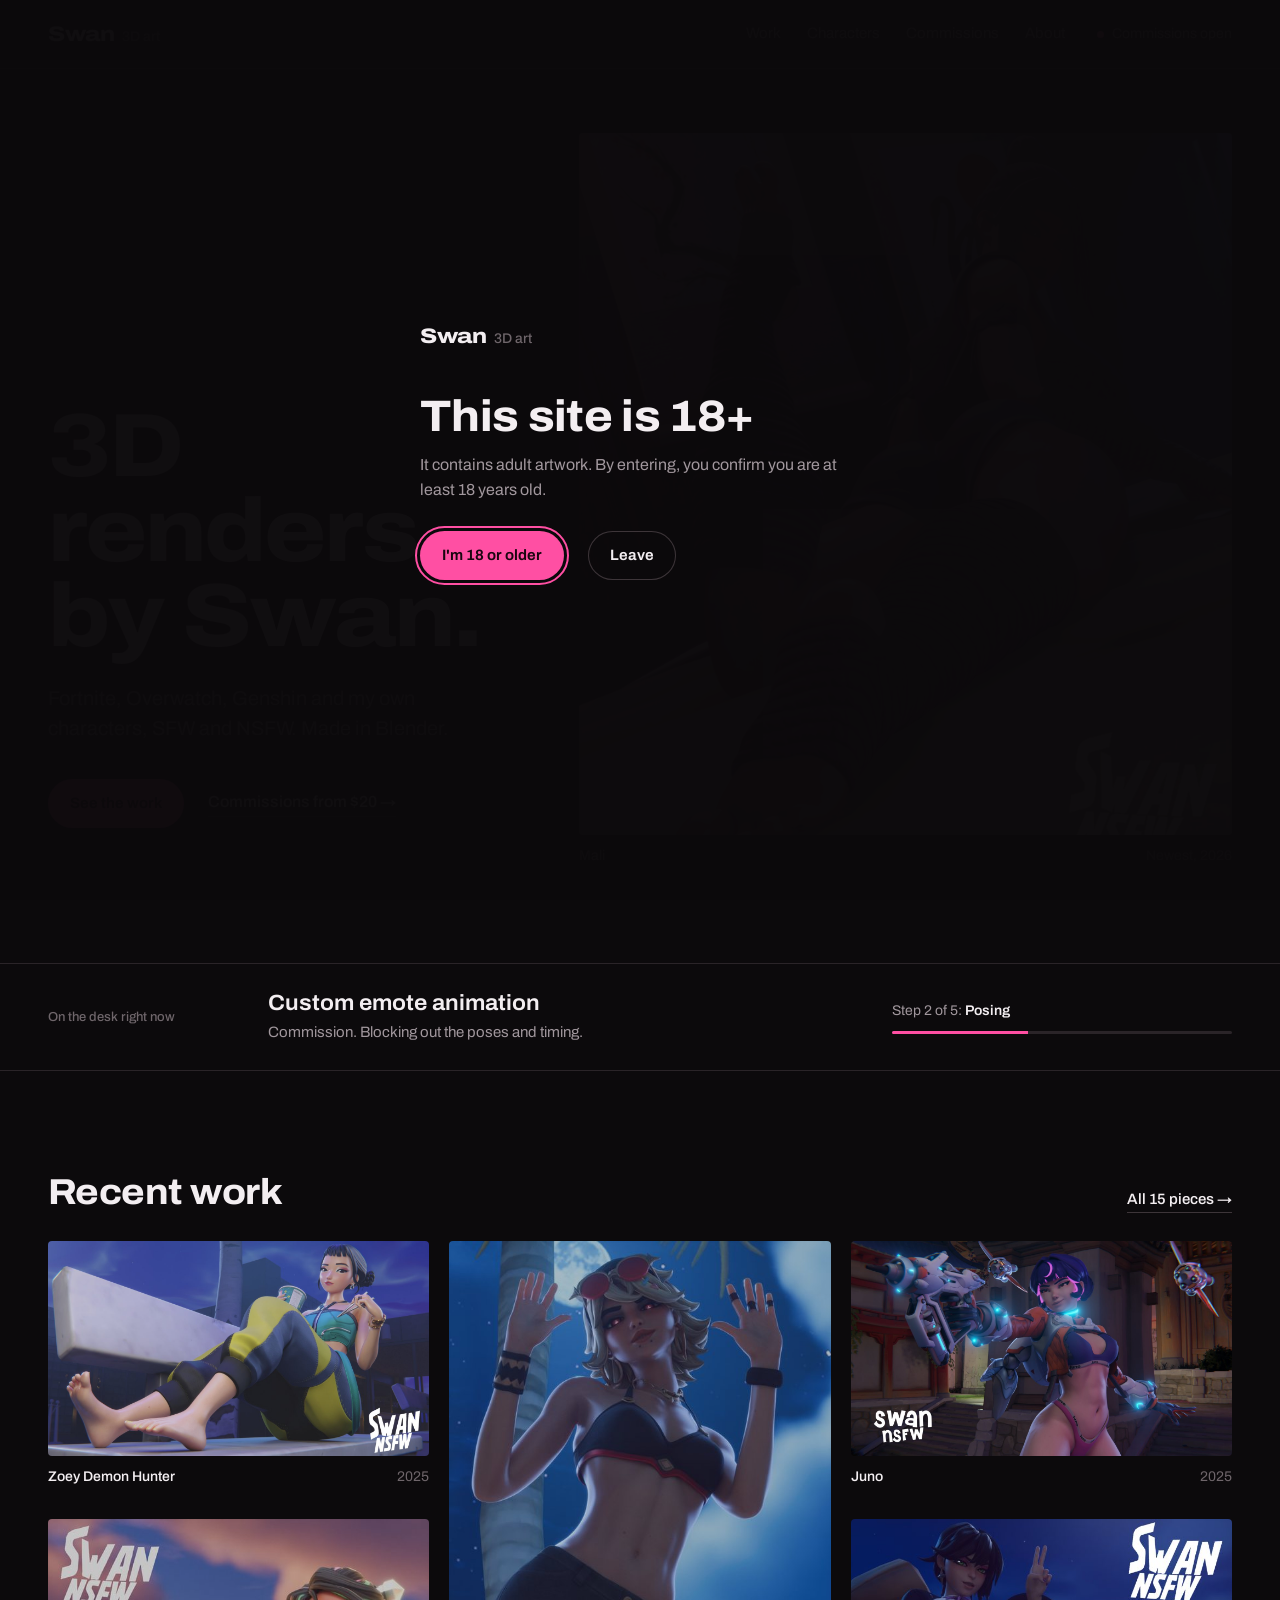
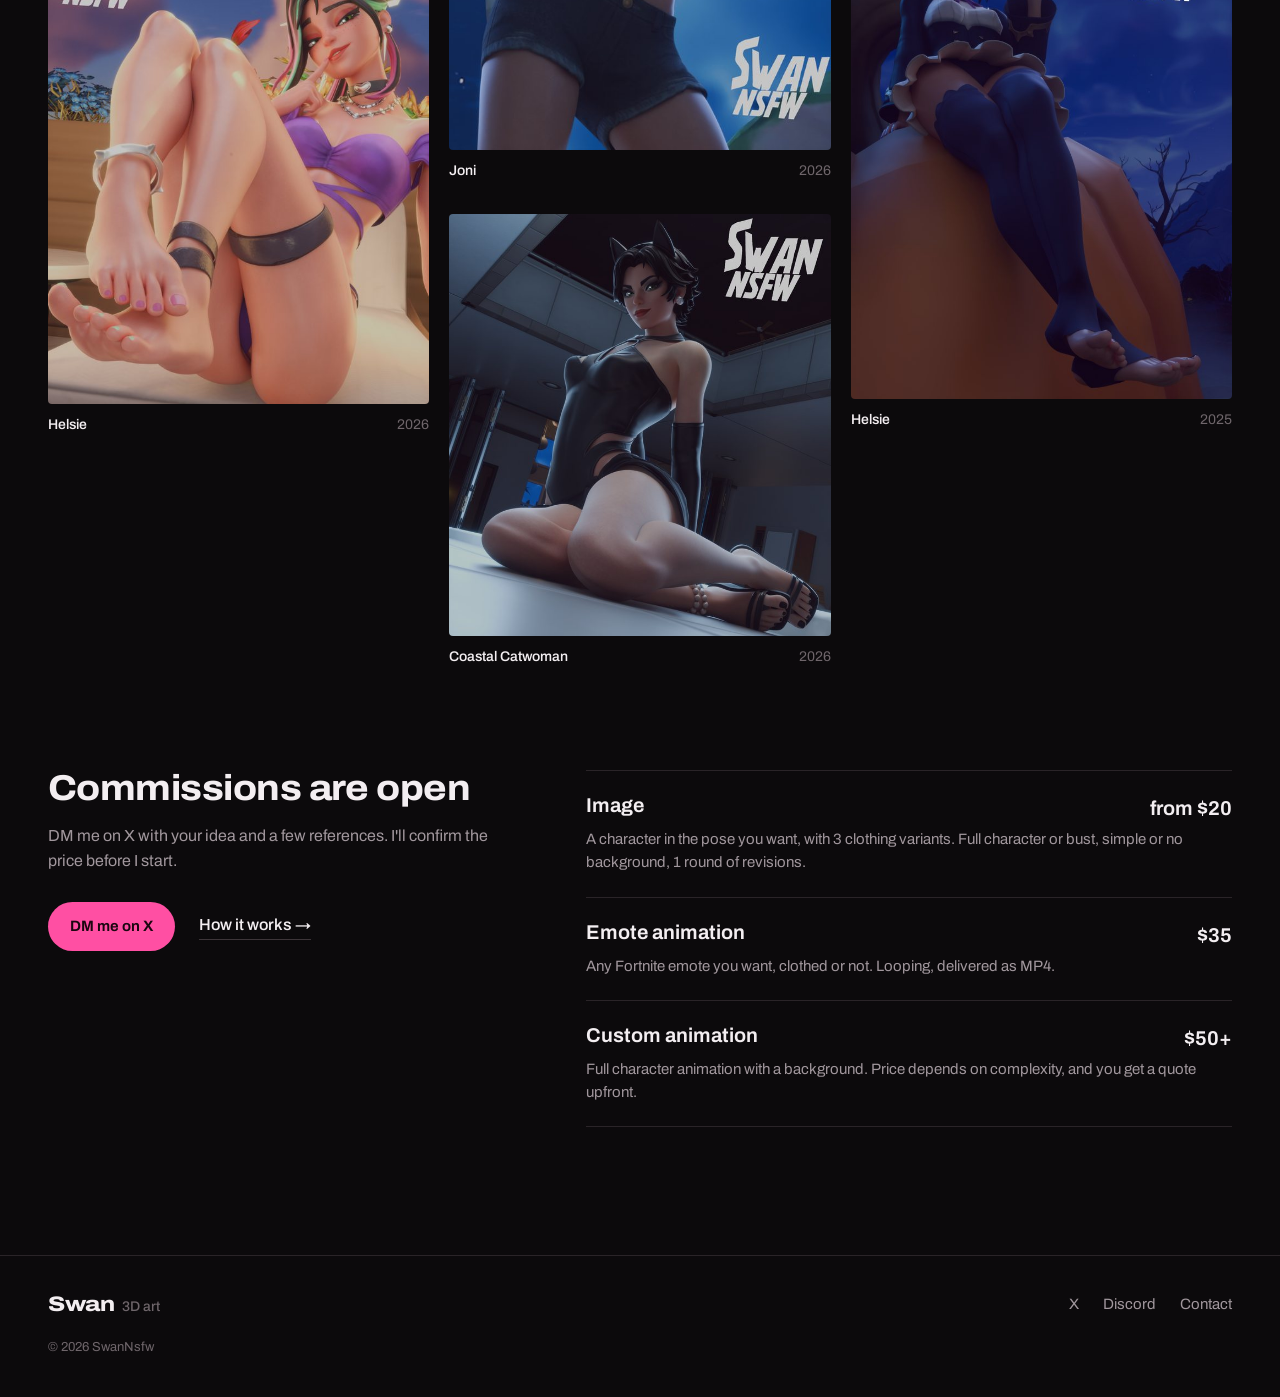
<file: index.html>
<!DOCTYPE html>
<html lang="en">

<head>
  <meta charset="UTF-8">
  <meta name="viewport" content="width=device-width,initial-scale=1">
  <title>Swan, 3D art</title>
  <meta name="description" content="3D renders and animations by Swan: Fortnite, Overwatch, Genshin and original characters. Commissions open.">
  <meta name="theme-color" content="#0c0a0c">
  <link rel="icon" href="images/SWAN.png">
  <link rel="stylesheet" href="site.css">
  <script src="site.js" defer></script>
</head>

<body>
  <header class="site-header">
    <div class="wrap"><a class="wordmark" href="index.html">Swan<span>3D art</span></a>
      <nav class="site-nav" aria-label="Main"><a href="gallery.html">Work</a><a href="characters.html">Characters</a><a href="commissions.html">Commissions</a><a href="about.html">About</a></nav>
      <a class="status" href="commissions.html">Commissions open</a>
    </div>
  </header>
  <main>
    <section class="wrap intro">
      <div class="intro-copy">
        <h1>3D renders by Swan.</h1>
        <p class="lede">Fortnite, Overwatch, Genshin and my own characters, SFW and NSFW. Made in Blender.</p>
        <div class="intro-actions"><a class="button" href="gallery.html">See the work</a><a class="link arrow"
            href="commissions.html">Commissions from $20</a></div>
      </div>
      <figure class="intro-art"><img src="images/web/Mali.jpg" alt="Mali, 3D render by Swan" width="1728" height="2000" fetchpriority="high">
        <figcaption>Mali<span>Newest, 2026</span></figcaption>
      </figure>
    </section>

    <!--
      ON THE DESK: what Swan is working on right now.
      Edit the title and note. data-stage is how far along it is (1 to 5, matching data-steps).
      Nothing in progress? Add the word hidden:  <section class="desk" hidden ...>
    -->
    <section class="desk" data-stage="2" data-steps="Planning,Posing,Lighting,Rendering,Delivered" aria-labelledby="desk-title">
      <div class="wrap">
        <div class="label">On the desk right now</div>
        <div>
          <h3 id="desk-title">Custom emote animation</h3>
          <p>Commission. Blocking out the poses and timing.</p>
        </div>
        <div class="desk-progress"><span class="desk-text">Step 2 of 5: <strong>Posing</strong></span>
          <div class="desk-bar"><i></i></div>
        </div>
      </div>
    </section>

    <section class="wrap section" aria-labelledby="recent-title">
      <div class="section-head">
        <h2 id="recent-title">Recent work</h2><a class="link arrow" href="gallery.html">All 15 pieces</a>
      </div>
      <div class="work-grid">
      <figure class="work-item"><button type="button" data-full="images/web/KpopDemon.jpg" aria-label="View Zoey Demon Hunter full size"><img src="images/web/KpopDemon.jpg" alt="Zoey Demon Hunter, 3D render" width="1390" height="782" loading="lazy"></button><figcaption><strong>Zoey Demon Hunter</strong><span>2025</span></figcaption></figure>
      <figure class="work-item"><button type="button" data-full="images/web/BeachHelsie.jpg" aria-label="View Helsie full size"><img src="images/web/BeachHelsie.jpg" alt="Helsie at the beach, 3D render" width="604" height="768" loading="lazy"></button><figcaption><strong>Helsie</strong><span>2026</span></figcaption></figure>
      <figure class="work-item"><button type="button" data-full="images/web/Joni.jpg" aria-label="View Joni full size"><img src="images/web/Joni.jpg" alt="Joni, 3D render" width="575" height="768" loading="lazy"></button><figcaption><strong>Joni</strong><span>2026</span></figcaption></figure>
      <figure class="work-item"><button type="button" data-full="images/web/Catwoman.jpg" aria-label="View Coastal Catwoman full size"><img src="images/web/Catwoman.jpg" alt="Coastal Catwoman, 3D render" width="694" height="768" loading="lazy"></button><figcaption><strong>Coastal Catwoman</strong><span>2026</span></figcaption></figure>
      <figure class="work-item"><button type="button" data-full="images/web/Juno.jpg" aria-label="View Juno full size"><img src="images/web/Juno.jpg" alt="Juno, 3D render" width="1390" height="782" loading="lazy"></button><figcaption><strong>Juno</strong><span>2025</span></figcaption></figure>
      <figure class="work-item"><button type="button" data-full="images/web/HelsieWitch.jpg" aria-label="View Helsie full size"><img src="images/web/HelsieWitch.jpg" alt="Helsie as a witch, 3D render" width="704" height="886" loading="lazy"></button><figcaption><strong>Helsie</strong><span>2025</span></figcaption></figure>
      </div>
    </section>

    <section class="wrap section commission-teaser" aria-labelledby="commissions-title">
      <div>
        <h2 id="commissions-title">Commissions are open</h2>
        <p class="muted">DM me on X with your idea and a few references. I'll confirm the price before I start.</p>
        <div class="intro-actions"><a class="button" href="https://x.com/Swan_Nsfw" target="_blank"
            rel="noopener noreferrer">DM me on X</a><a class="link arrow" href="commissions.html">How it works</a></div>
      </div>
      <div class="prices">
          <div class="price-row"><h3>Image</h3><span class="price">from $20</span><p>A character in the pose you want, with 3 clothing variants. Full character or bust, simple or no background, 1 round of revisions.</p></div>
          <div class="price-row"><h3>Emote animation</h3><span class="price">$35</span><p>Any Fortnite emote you want, clothed or not. Looping, delivered as MP4.</p></div>
          <div class="price-row"><h3>Custom animation</h3><span class="price">$50+</span><p>Full character animation with a background. Price depends on complexity, and you get a quote upfront.</p></div>
      </div>
    </section>
  </main>
  <footer class="site-footer">
    <div class="wrap"><a class="wordmark" href="index.html">Swan<span>3D art</span></a>
      <nav aria-label="Elsewhere"><a href="https://x.com/Swan_Nsfw" target="_blank" rel="noopener noreferrer">X</a><a
          href="https://discord.gg/askz9kZTuz" target="_blank" rel="noopener noreferrer">Discord</a><a
          href="about.html#contact">Contact</a></nav>
      <small>© 2026 SwanNsfw</small>
    </div>
  </footer>
</body>

</html>
</file>
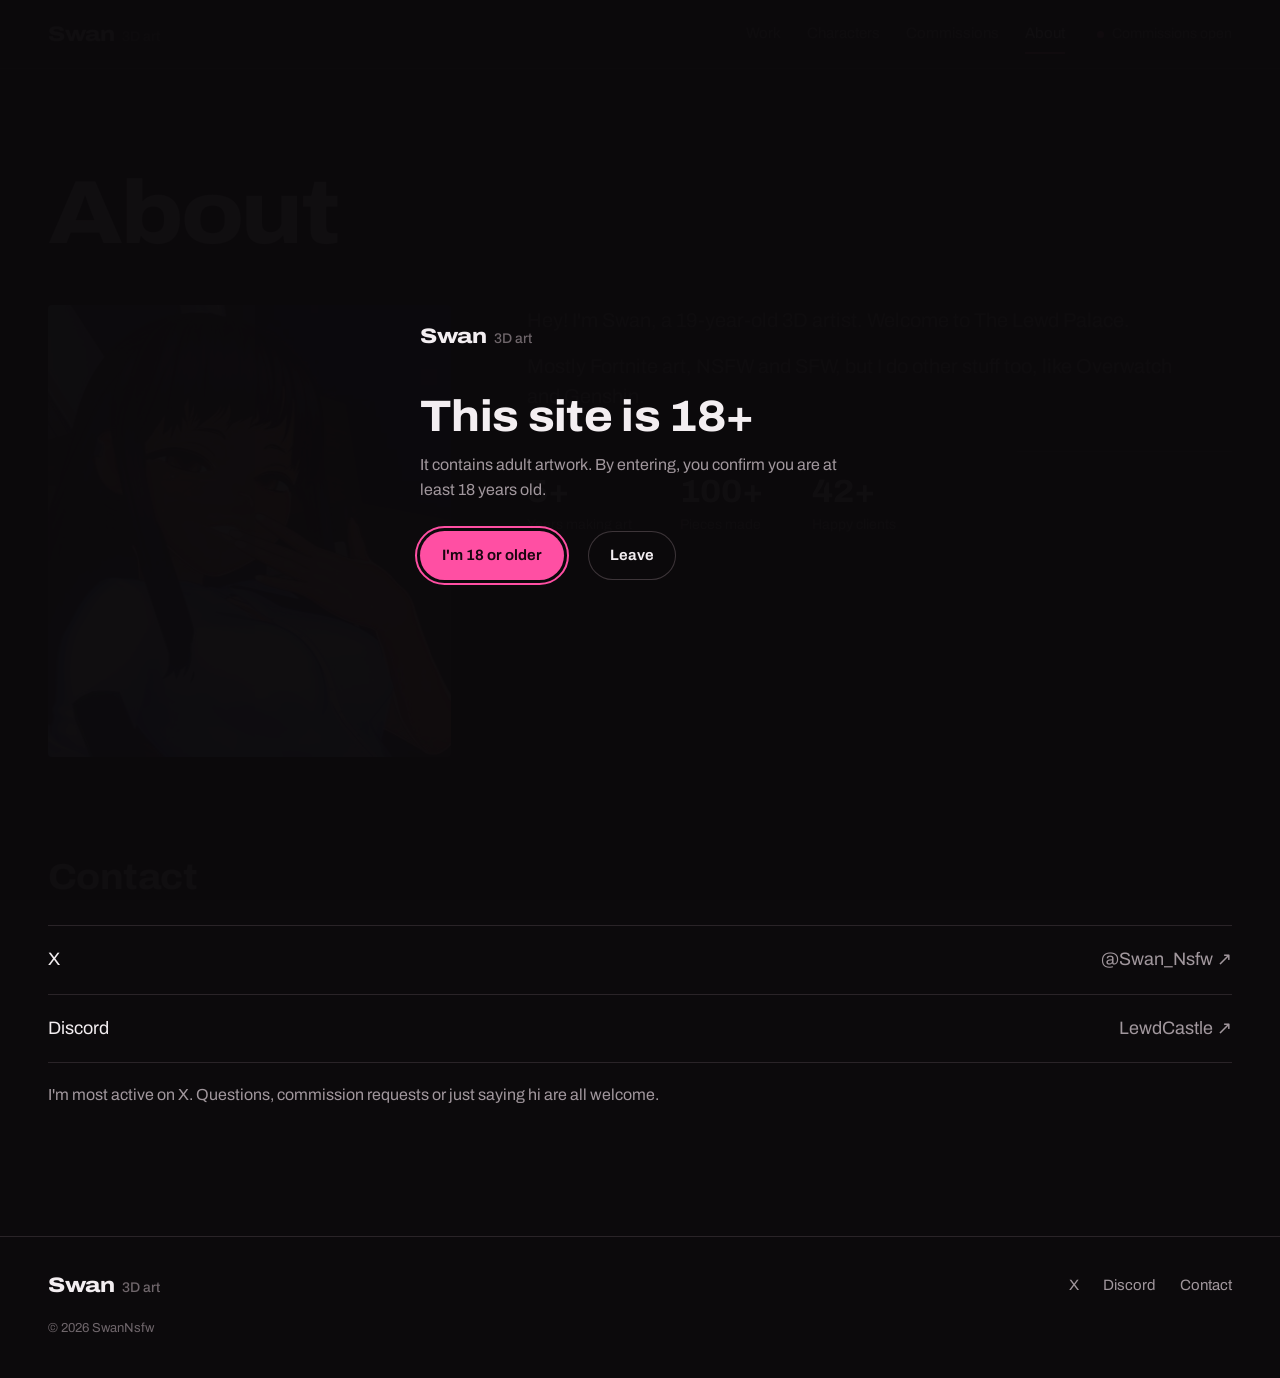
<file: about.html>
<!DOCTYPE html>
<html lang="en">

<head>
  <meta charset="UTF-8">
  <meta name="viewport" content="width=device-width,initial-scale=1">
  <title>About, Swan</title>
  <meta name="description" content="Meet Swan, the 3D artist behind the renders.">
  <meta name="theme-color" content="#0c0a0c">
  <link rel="icon" href="images/SWAN.png">
  <link rel="stylesheet" href="site.css">
  <script src="site.js" defer></script>
</head>

<body>
  <header class="site-header">
    <div class="wrap"><a class="wordmark" href="index.html">Swan<span>3D art</span></a>
      <nav class="site-nav" aria-label="Main"><a href="gallery.html">Work</a><a href="characters.html">Characters</a><a href="commissions.html">Commissions</a><a href="about.html" aria-current="page">About</a></nav>
      <a class="status" href="commissions.html">Commissions open</a>
    </div>
  </header>
  <main>
    <div class="wrap page-head">
      <h1>About</h1>
    </div>
    <section class="wrap about">
      <img src="images/web/NAGAPFP.jpg" alt="Swan's profile picture" width="381" height="452">
      <div class="about-copy">
        <p class="lede">Hey! I'm Swan, a 19-year-old 3D artist. Welcome to The Lewd Palace.</p>
        <p class="lede">Mostly Fortnite art, NSFW and SFW, but I do other stuff too, like Overwatch and Genshin.</p>
        <dl class="facts">
          <div><dt>Years making art</dt><dd>5+</dd></div>
          <div><dt>Pieces made</dt><dd>100+</dd></div>
          <div><dt>Happy clients</dt><dd>42+</dd></div>
        </dl>
      </div>
    </section>
    <section class="wrap section" id="contact" aria-labelledby="contact-title">
      <div class="section-head">
        <h2 id="contact-title">Contact</h2>
      </div>
      <div class="contact-list">
        <a href="https://x.com/Swan_Nsfw" target="_blank" rel="noopener noreferrer">X<span>@Swan_Nsfw ↗</span></a>
        <a href="https://discord.gg/askz9kZTuz" target="_blank" rel="noopener noreferrer">Discord<span>LewdCastle ↗</span></a>
      </div>
      <p class="muted" style="margin-top:20px">I'm most active on X. Questions, commission requests or just saying hi are all welcome.</p>
    </section>
  </main>
  <footer class="site-footer">
    <div class="wrap"><a class="wordmark" href="index.html">Swan<span>3D art</span></a>
      <nav aria-label="Elsewhere"><a href="https://x.com/Swan_Nsfw" target="_blank" rel="noopener noreferrer">X</a><a
          href="https://discord.gg/askz9kZTuz" target="_blank" rel="noopener noreferrer">Discord</a><a
          href="about.html#contact">Contact</a></nav>
      <small>© 2026 SwanNsfw</small>
    </div>
  </footer>
</body>

</html>
</file>
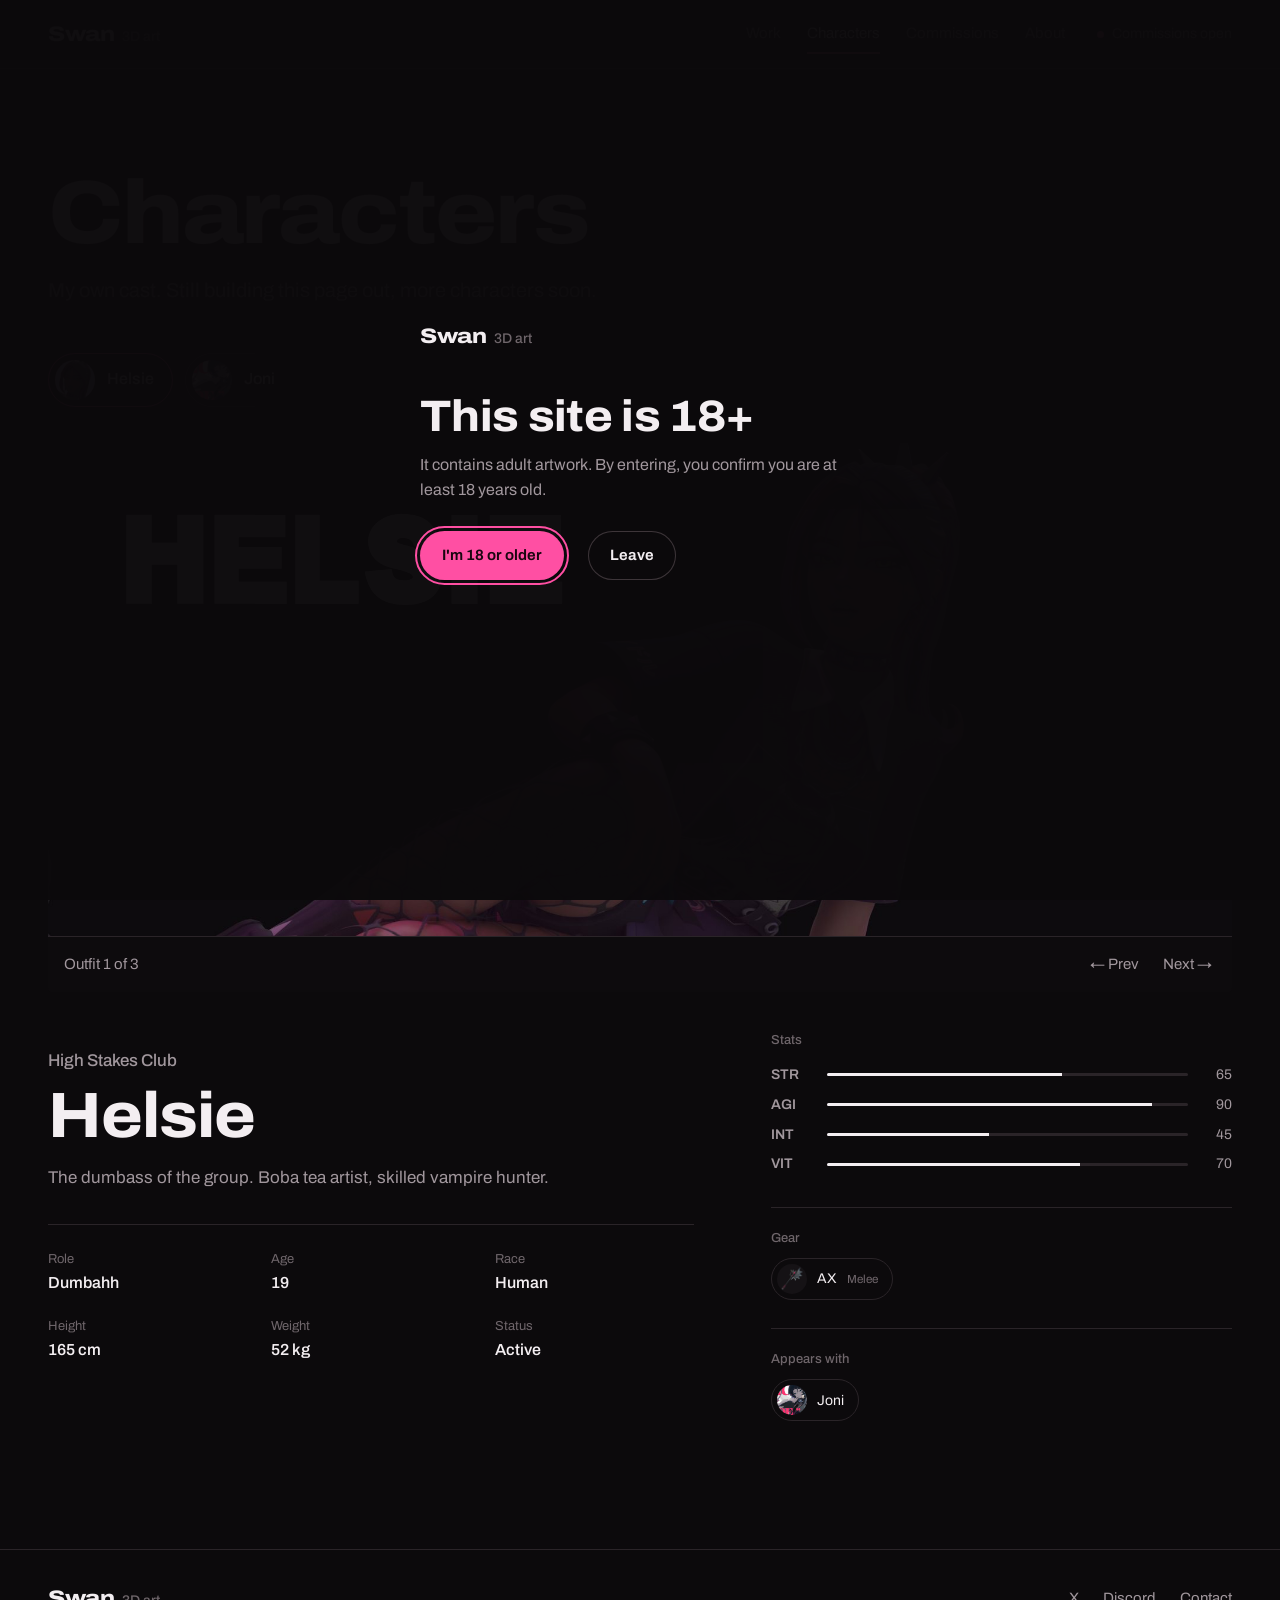
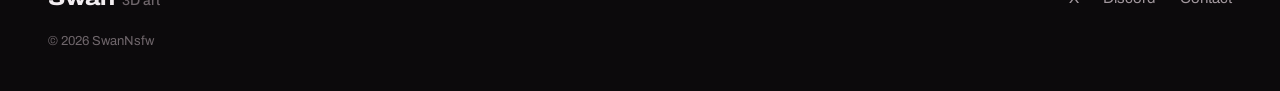
<file: characters.html>
<!DOCTYPE html>
<html lang="en">

<head>
  <meta charset="UTF-8">
  <meta name="viewport" content="width=device-width,initial-scale=1">
  <title>Characters, Swan</title>
  <meta name="description" content="Swan's original characters.">
  <meta name="theme-color" content="#0c0a0c">
  <link rel="icon" href="images/SWAN.png">
  <link rel="stylesheet" href="site.css">
  <script src="site.js" defer></script>
</head>

<body>
  <header class="site-header">
    <div class="wrap"><a class="wordmark" href="index.html">Swan<span>3D art</span></a>
      <nav class="site-nav" aria-label="Main"><a href="gallery.html">Work</a><a href="characters.html" aria-current="page">Characters</a><a href="commissions.html">Commissions</a><a href="about.html">About</a></nav>
      <a class="status" href="commissions.html">Commissions open</a>
    </div>
  </header>
  <main>
    <div class="wrap page-head">
      <h1>Characters</h1>
      <p class="lede">My own cast. Still building this page out, more characters soon.</p>
    </div>
    <section class="wrap" aria-label="Character profiles">
      <div class="cast" id="cast" role="group" aria-label="Choose a character"></div>
      <article class="profile" aria-live="polite">
        <div class="profile-art">
          <img id="art" src="images/web/HELSIE-TEST1.jpg" alt="" width="2000" height="833">
          <div class="outfits" id="outfits"><span id="outfit-label"></span><button type="button" id="prev"
              aria-label="Previous outfit">← Prev</button><button type="button" id="next" aria-label="Next outfit">Next →</button></div>
        </div>
        <div class="profile-info">
          <p class="label" id="group"></p>
          <h2 id="name"></h2>
          <p id="desc"></p>
          <dl class="profile-facts" id="facts"></dl>
        </div>
        <div class="profile-side">
          <div class="profile-block">
            <h3>Stats</h3>
            <div id="stats"></div>
          </div>
          <div class="profile-block" id="gear-block">
            <h3>Gear</h3>
            <div class="chips" id="gear"></div>
          </div>
          <div class="profile-block" id="friends-block">
            <h3>Appears with</h3>
            <div class="chips" id="friends"></div>
          </div>
        </div>
      </article>
    </section>
    <script>
      // To add a character, copy one of the objects below. Images live in images/web/ (or images/).
      const CHARACTERS = [
        {
          name: 'Helsie',
          group: 'High Stakes Club',
          thumbnail: 'images/Helsie_thumb.png',
          outfits: ['images/web/HELSIE-TEST1.jpg', 'images/web/HELSIE-TEST33.jpg', 'images/web/HELSIE-TEST22.jpg'],
          description: 'The dumbass of the group. Boba tea artist, skilled vampire hunter.',
          facts: { Role: 'Dumbahh', Age: '19', Race: 'Human', Height: '165 cm', Weight: '52 kg', Status: 'Active' },
          stats: { STR: 65, AGI: 90, INT: 45, VIT: 70 },
          gear: [{ name: 'AX', type: 'Melee', icon: 'images/AX.png' }],
          friends: ['Joni']
        },
        {
          name: 'Joni',
          group: 'Chors N Chaos',
          thumbnail: 'images/web/HELSIE-TESTJ.jpg',
          outfits: ['images/web/HELSIE-TESTJ.jpg'],
          description: 'The leader.',
          facts: { Role: 'Leader', Age: '21', Race: 'Human', Height: '172 cm', Weight: '60 kg', Status: 'Active' },
          stats: { STR: 75, AGI: 80, INT: 85, VIT: 60 },
          gear: [{ name: 'Bass', type: 'Instrument' }],
          friends: ['Helsie']
        }
      ];

      const $ = id => document.getElementById(id);
      const el = (tag, props = {}, ...kids) => { const n = Object.assign(document.createElement(tag), props); n.append(...kids); return n; };
      let current = 0, outfit = 0;

      function showOutfit() {
        const c = CHARACTERS[current];
        const art = $('art');
        art.classList.add('swap');
        setTimeout(() => {
          art.src = c.outfits[outfit];
          art.alt = `${c.name}, outfit ${outfit + 1}`;
          art.classList.remove('swap');
        }, 160);
        $('outfits').hidden = c.outfits.length < 2;
        $('outfit-label').textContent = `Outfit ${outfit + 1} of ${c.outfits.length}`;
      }

      function show(index) {
        current = index; outfit = 0;
        const c = CHARACTERS[current];
        document.querySelectorAll('#cast button').forEach((b, i) => b.setAttribute('aria-pressed', String(i === current)));
        $('group').textContent = c.group;
        $('name').textContent = c.name;
        $('desc').textContent = c.description;
        $('facts').replaceChildren(...Object.entries(c.facts).map(([k, v]) => el('div', {}, el('dt', { textContent: k }), el('dd', { textContent: v }))));
        $('stats').replaceChildren(...Object.entries(c.stats).map(([k, v]) => {
          const bar = el('i'); bar.style.setProperty('--v', v + '%');
          return el('div', { className: 'stat' }, el('b', { textContent: k }), bar, el('span', { textContent: v }));
        }));
        $('gear-block').hidden = !c.gear?.length;
        $('gear').replaceChildren(...(c.gear || []).map(g => el('span', {},
          ...(g.icon ? [el('img', { src: g.icon, alt: '' })] : []), g.name, el('small', { textContent: g.type }))));
        const friends = (c.friends || []).map(n => CHARACTERS.findIndex(x => x.name === n)).filter(i => i >= 0);
        $('friends-block').hidden = !friends.length;
        $('friends').replaceChildren(...friends.map(i => {
          const b = el('button', { type: 'button' }, el('img', { src: CHARACTERS[i].thumbnail, alt: '' }), CHARACTERS[i].name);
          b.addEventListener('click', () => show(i));
          return b;
        }));
        showOutfit();
      }

      $('cast').append(...CHARACTERS.map((c, i) => {
        const b = el('button', { type: 'button' }, el('img', { src: c.thumbnail, alt: '' }), c.name);
        b.addEventListener('click', () => show(i));
        return b;
      }));
      $('prev').addEventListener('click', () => { const n = CHARACTERS[current].outfits.length; outfit = (outfit - 1 + n) % n; showOutfit(); });
      $('next').addEventListener('click', () => { const n = CHARACTERS[current].outfits.length; outfit = (outfit + 1) % n; showOutfit(); });
      show(0);
    </script>
  </main>
  <footer class="site-footer">
    <div class="wrap"><a class="wordmark" href="index.html">Swan<span>3D art</span></a>
      <nav aria-label="Elsewhere"><a href="https://x.com/Swan_Nsfw" target="_blank" rel="noopener noreferrer">X</a><a
          href="https://discord.gg/askz9kZTuz" target="_blank" rel="noopener noreferrer">Discord</a><a
          href="about.html#contact">Contact</a></nav>
      <small>© 2026 SwanNsfw</small>
    </div>
  </footer>
</body>

</html>
</file>
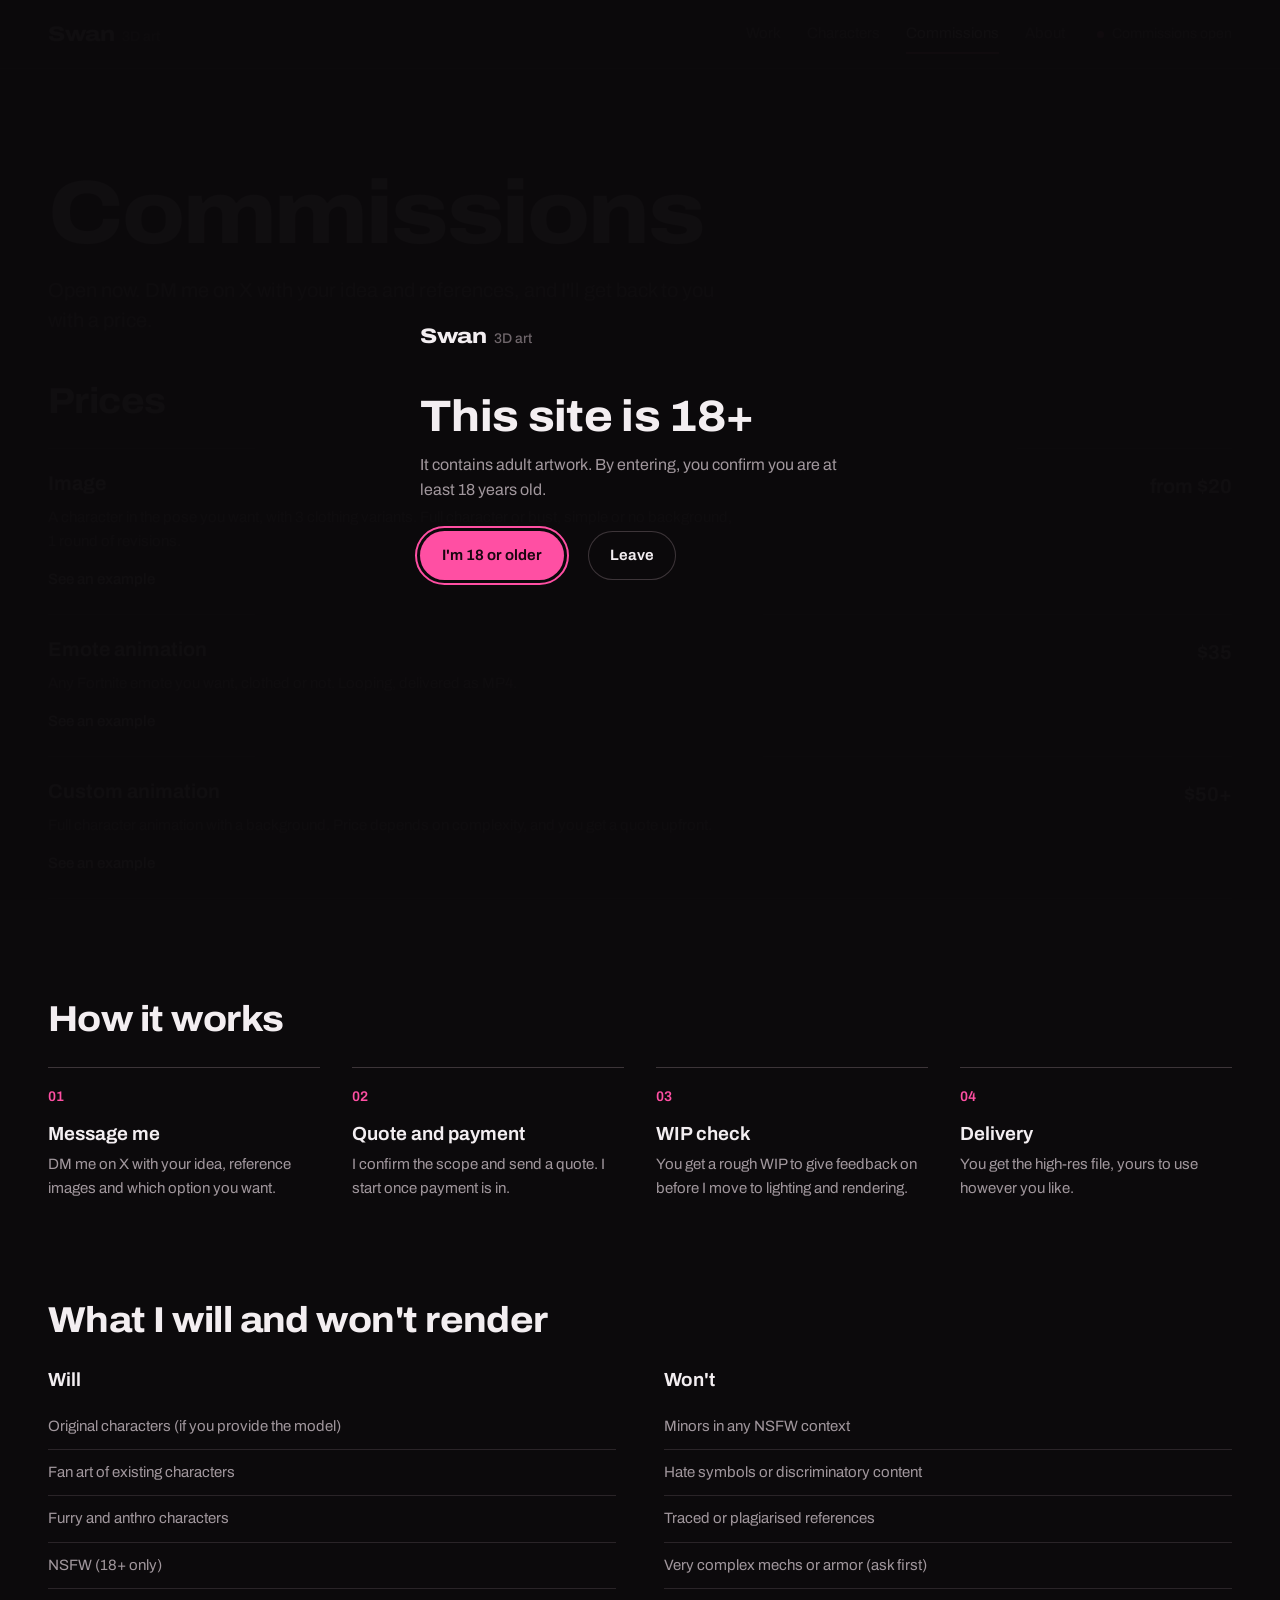
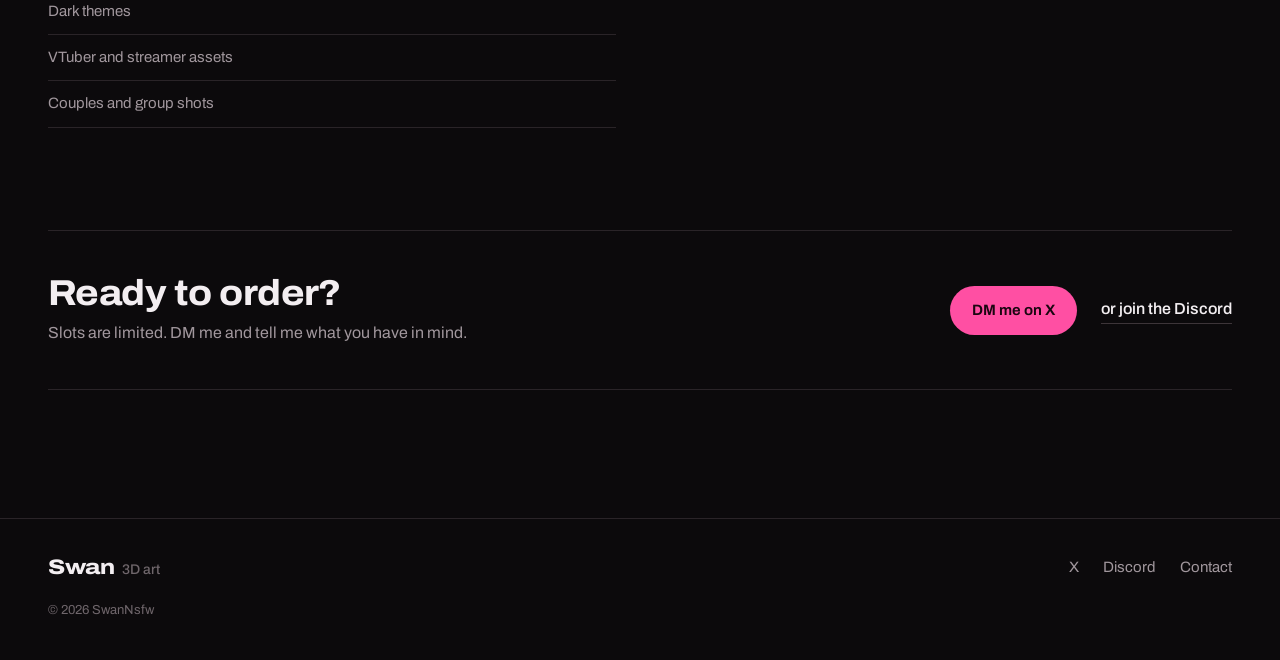
<file: commissions.html>
<!DOCTYPE html>
<html lang="en">

<head>
  <meta charset="UTF-8">
  <meta name="viewport" content="width=device-width,initial-scale=1">
  <title>Commissions, Swan</title>
  <meta name="description" content="Commission Swan for 3D renders, emote animations and custom animations. From $20.">
  <meta name="theme-color" content="#0c0a0c">
  <link rel="icon" href="images/SWAN.png">
  <link rel="stylesheet" href="site.css">
  <script src="site.js" defer></script>
  <script src="commission-previews.js" defer></script>
</head>

<body>
  <header class="site-header">
    <div class="wrap"><a class="wordmark" href="index.html">Swan<span>3D art</span></a>
      <nav class="site-nav" aria-label="Main"><a href="gallery.html">Work</a><a href="characters.html">Characters</a><a href="commissions.html" aria-current="page">Commissions</a><a href="about.html">About</a></nav>
      <a class="status" href="commissions.html">Commissions open</a>
    </div>
  </header>
  <main>
    <div class="wrap page-head">
      <h1>Commissions</h1>
      <p class="lede">Open now. DM me on X with your idea and references, and I'll get back to you with a price.</p>
    </div>

    <section class="wrap" aria-labelledby="prices-title">
      <h2 id="prices-title" class="section-head">Prices</h2>
      <div class="prices">
          <div class="price-row"><h3>Image</h3><span class="price">from $20</span><p>A character in the pose you want, with 3 clothing variants. Full character or bust, simple or no background, 1 round of revisions.</p><div class="price-actions"><button type="button" class="link" data-preview="image" aria-haspopup="dialog" aria-controls="commission-preview">See an example</button></div></div>
          <div class="price-row"><h3>Emote animation</h3><span class="price">$35</span><p>Any Fortnite emote you want, clothed or not. Looping, delivered as MP4.</p><div class="price-actions"><button type="button" class="link" data-preview="emote" aria-haspopup="dialog" aria-controls="commission-preview">See an example</button></div></div>
          <div class="price-row"><h3>Custom animation</h3><span class="price">$50+</span><p>Full character animation with a background. Price depends on complexity, and you get a quote upfront.</p><div class="price-actions"><button type="button" class="link" data-preview="animation" aria-haspopup="dialog" aria-controls="commission-preview">See an example</button></div></div>
      </div>
    </section>

    <section class="wrap section" aria-labelledby="process-title">
      <h2 id="process-title" class="section-head">How it works</h2>
      <ol class="steps">
        <li>
          <h3>Message me</h3>
          <p>DM me on X with your idea, reference images and which option you want.</p>
        </li>
        <li>
          <h3>Quote and payment</h3>
          <p>I confirm the scope and send a quote. I start once payment is in.</p>
        </li>
        <li>
          <h3>WIP check</h3>
          <p>You get a rough WIP to give feedback on before I move to lighting and rendering.</p>
        </li>
        <li>
          <h3>Delivery</h3>
          <p>You get the high-res file, yours to use however you like.</p>
        </li>
      </ol>
    </section>

    <section class="wrap section" aria-labelledby="rules-title">
      <h2 id="rules-title" class="section-head">What I will and won't render</h2>
      <div class="rules">
        <div>
          <h3>Will</h3>
          <ul>
            <li>Original characters (if you provide the model)</li>
            <li>Fan art of existing characters</li>
            <li>Furry and anthro characters</li>
            <li>NSFW (18+ only)</li>
            <li>Dark themes</li>
            <li>VTuber and streamer assets</li>
            <li>Couples and group shots</li>
          </ul>
        </div>
        <div>
          <h3>Won't</h3>
          <ul>
            <li>Minors in any NSFW context</li>
            <li>Hate symbols or discriminatory content</li>
            <li>Traced or plagiarised references</li>
            <li>Very complex mechs or armor (ask first)</li>
          </ul>
        </div>
      </div>
    </section>

    <section class="wrap section">
      <div class="cta">
        <div>
          <h2>Ready to order?</h2>
          <p>Slots are limited. DM me and tell me what you have in mind.</p>
        </div>
        <div class="intro-actions"><a class="button" href="https://x.com/Swan_Nsfw" target="_blank"
            rel="noopener noreferrer">DM me on X</a><a class="link" href="https://discord.gg/askz9kZTuz" target="_blank"
            rel="noopener noreferrer">or join the Discord</a></div>
      </div>
    </section>

    <dialog id="commission-preview" class="preview" aria-labelledby="preview-title">
      <div class="preview-head">
        <div>
          <p class="label">Example</p>
          <h2 id="preview-title"></h2>
        </div>
        <button type="button" class="preview-close" aria-label="Close preview" autofocus>Close</button>
      </div>
      <div id="preview-media" class="preview-media"></div>
      <p id="preview-status" class="preview-status" role="status"></p>
      <div class="preview-actions">
        <a id="preview-x-link" class="link" target="_blank" rel="noopener noreferrer" hidden>Open on X</a>
        <a class="button" href="https://x.com/Swan_Nsfw" target="_blank" rel="noopener noreferrer">Request this</a>
      </div>
    </dialog>
  </main>
  <footer class="site-footer">
    <div class="wrap"><a class="wordmark" href="index.html">Swan<span>3D art</span></a>
      <nav aria-label="Elsewhere"><a href="https://x.com/Swan_Nsfw" target="_blank" rel="noopener noreferrer">X</a><a
          href="https://discord.gg/askz9kZTuz" target="_blank" rel="noopener noreferrer">Discord</a><a
          href="about.html#contact">Contact</a></nav>
      <small>© 2026 SwanNsfw</small>
    </div>
  </footer>
</body>

</html>
</file>
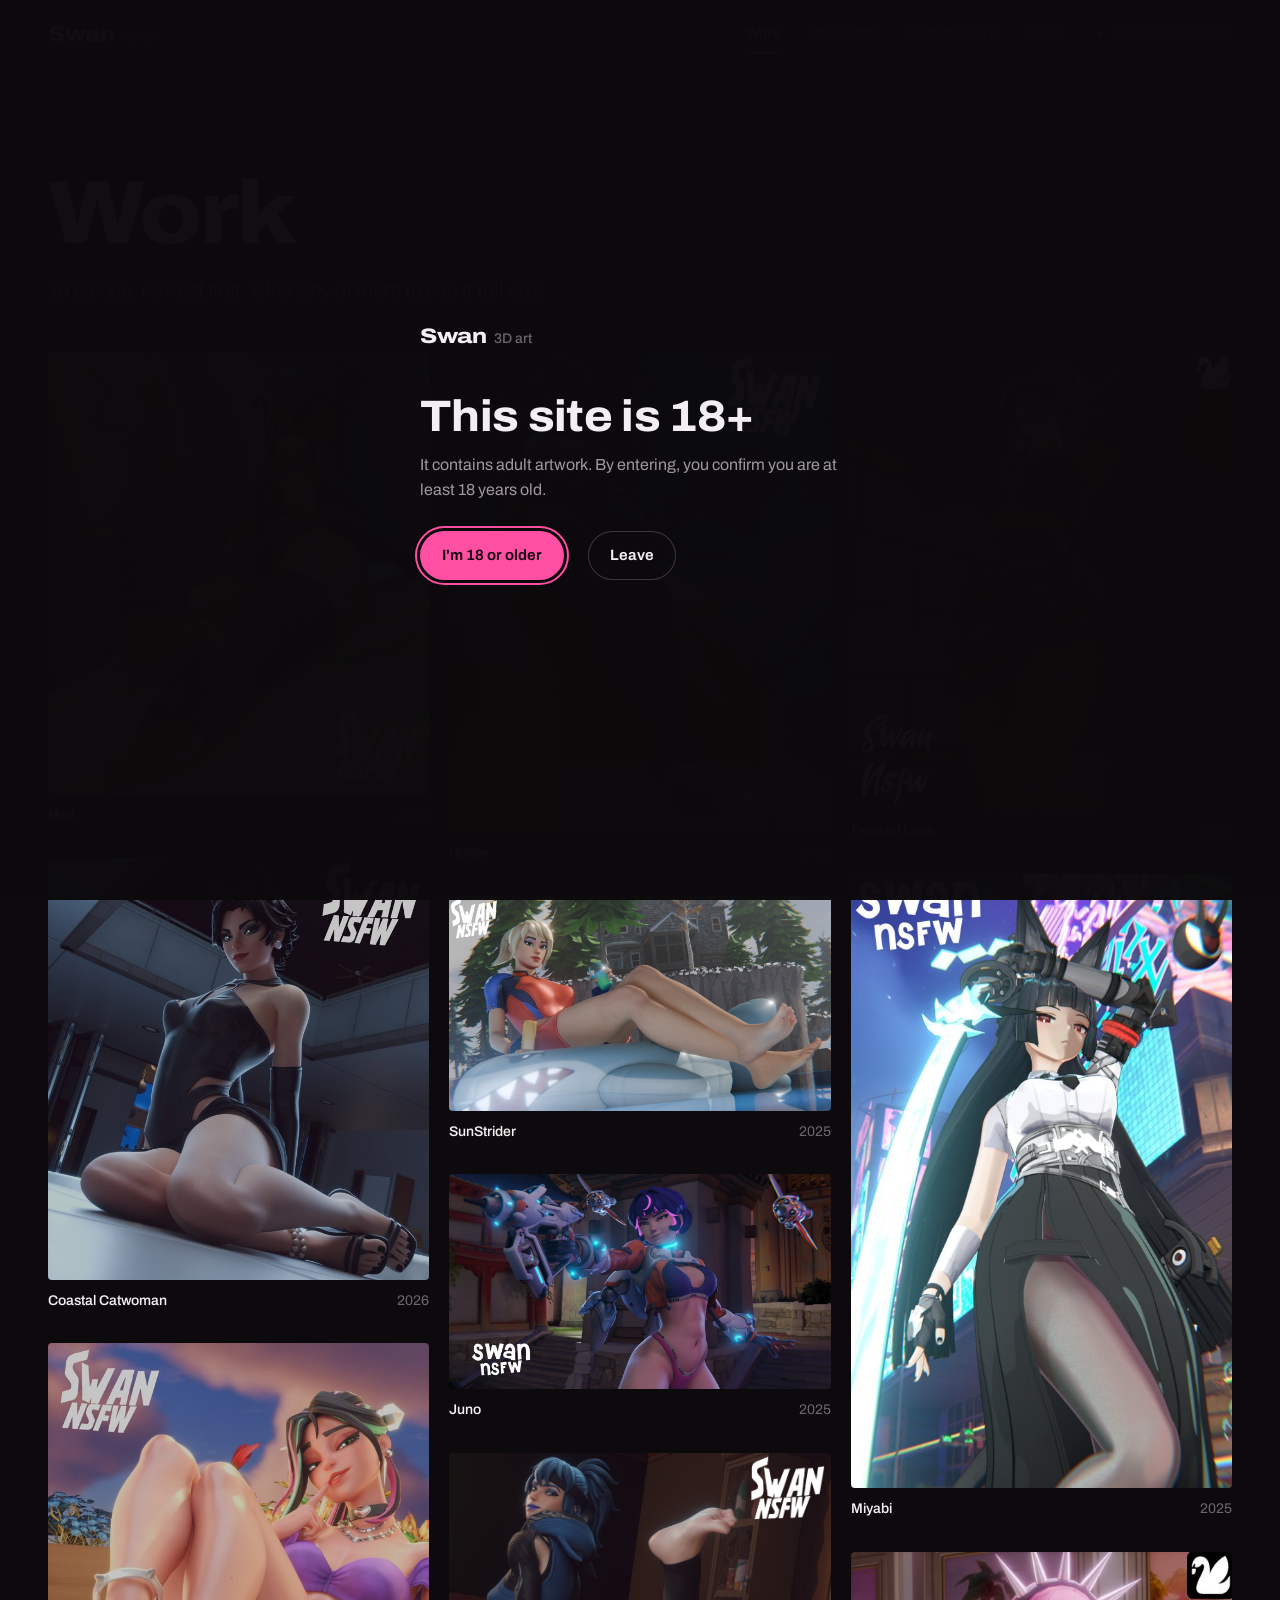
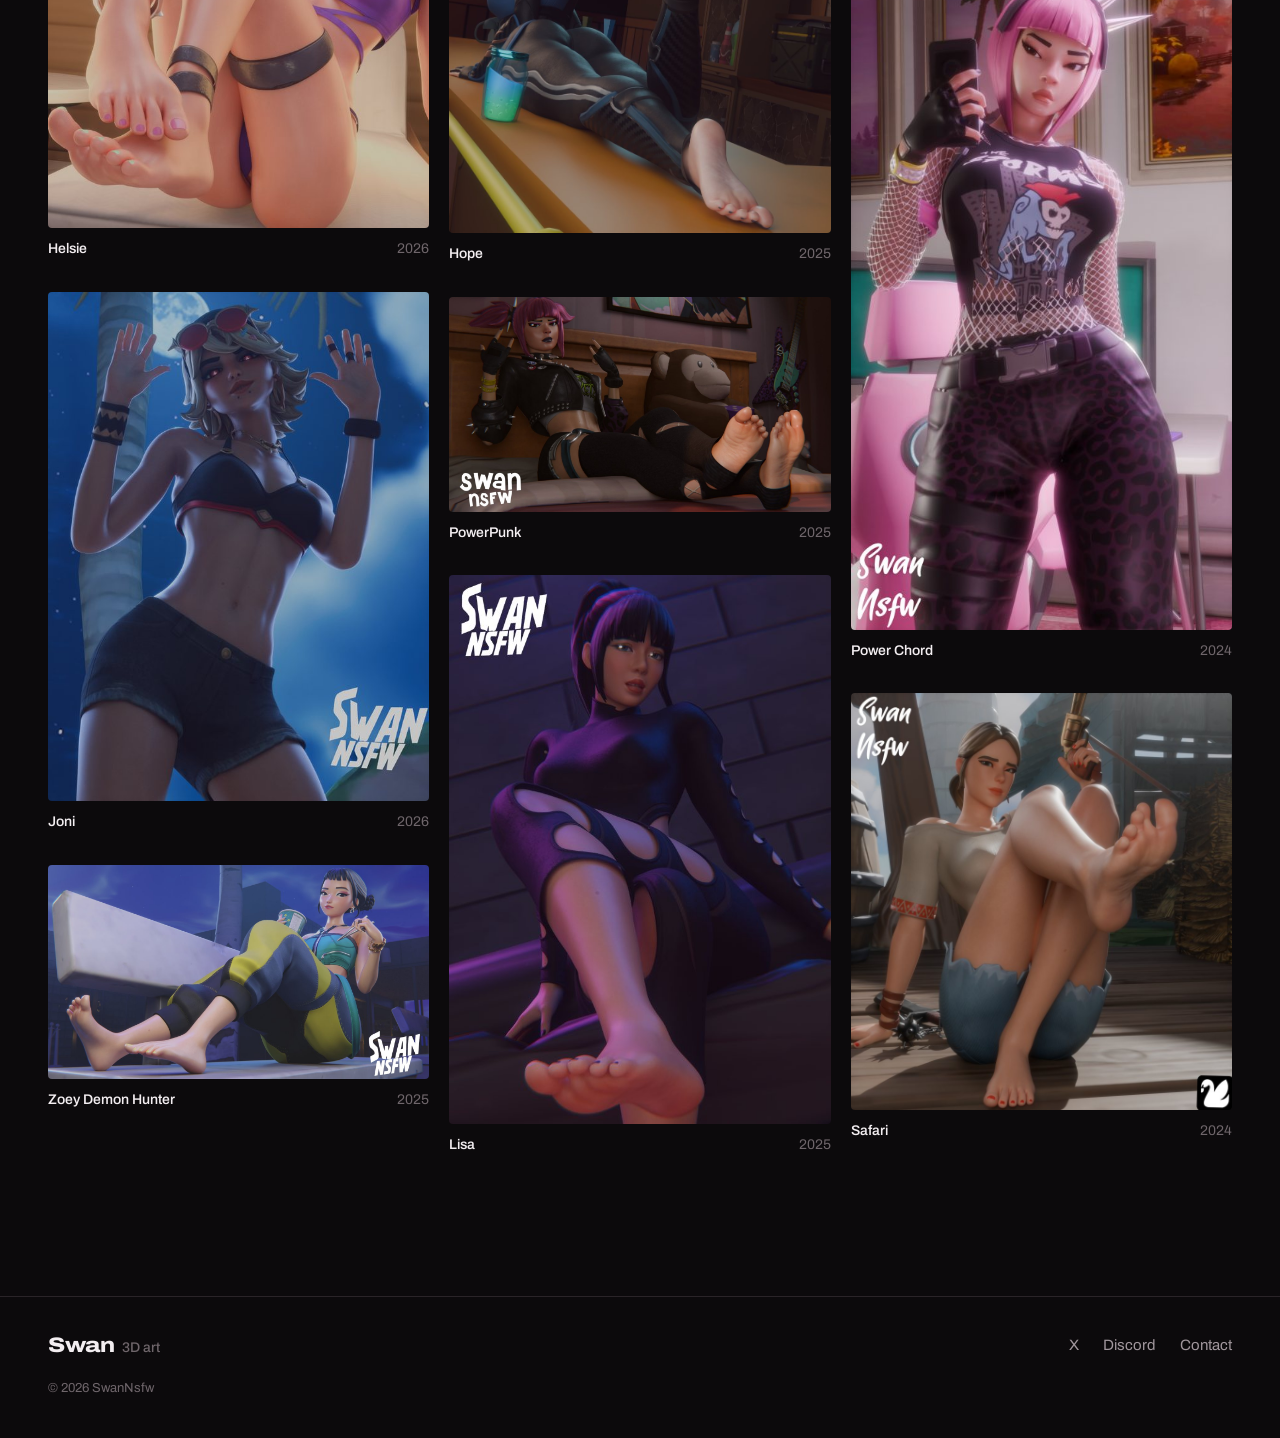
<file: gallery.html>
<!DOCTYPE html>
<html lang="en">

<head>
  <meta charset="UTF-8">
  <meta name="viewport" content="width=device-width,initial-scale=1">
  <title>Work, Swan</title>
  <meta name="description" content="Every 3D render by Swan, newest first.">
  <meta name="theme-color" content="#0c0a0c">
  <link rel="icon" href="images/SWAN.png">
  <link rel="stylesheet" href="site.css">
  <script src="site.js" defer></script>
</head>

<body>
  <header class="site-header">
    <div class="wrap"><a class="wordmark" href="index.html">Swan<span>3D art</span></a>
      <nav class="site-nav" aria-label="Main"><a href="gallery.html" aria-current="page">Work</a><a href="characters.html">Characters</a><a href="commissions.html">Commissions</a><a href="about.html">About</a></nav>
      <a class="status" href="commissions.html">Commissions open</a>
    </div>
  </header>
  <main>
    <div class="wrap page-head">
      <h1>Work</h1>
      <p class="lede">15 pieces, newest first. Click any of them to see it full size.</p>
    </div>
    <section class="wrap" aria-label="All work">
      <div class="work-grid">
      <figure class="work-item"><button type="button" data-full="images/web/Mali.jpg" aria-label="View Mali full size"><img src="images/web/Mali.jpg" alt="Mali, 3D render" width="1728" height="2000"></button><figcaption><strong>Mali</strong><span>2026</span></figcaption></figure>
      <figure class="work-item"><button type="button" data-full="images/web/Catwoman.jpg" aria-label="View Coastal Catwoman full size"><img src="images/web/Catwoman.jpg" alt="Coastal Catwoman, 3D render" width="694" height="768"></button><figcaption><strong>Coastal Catwoman</strong><span>2026</span></figcaption></figure>
      <figure class="work-item"><button type="button" data-full="images/web/BeachHelsie.jpg" aria-label="View Helsie full size"><img src="images/web/BeachHelsie.jpg" alt="Helsie at the beach, 3D render" width="604" height="768"></button><figcaption><strong>Helsie</strong><span>2026</span></figcaption></figure>
      <figure class="work-item"><button type="button" data-full="images/web/Joni.jpg" aria-label="View Joni full size"><img src="images/web/Joni.jpg" alt="Joni, 3D render" width="575" height="768" loading="lazy"></button><figcaption><strong>Joni</strong><span>2026</span></figcaption></figure>
      <figure class="work-item"><button type="button" data-full="images/web/KpopDemon.jpg" aria-label="View Zoey Demon Hunter full size"><img src="images/web/KpopDemon.jpg" alt="Zoey Demon Hunter, 3D render" width="1390" height="782" loading="lazy"></button><figcaption><strong>Zoey Demon Hunter</strong><span>2025</span></figcaption></figure>
      <figure class="work-item"><button type="button" data-full="images/web/HelsieWitch.jpg" aria-label="View Helsie full size"><img src="images/web/HelsieWitch.jpg" alt="Helsie as a witch, 3D render" width="704" height="886" loading="lazy"></button><figcaption><strong>Helsie</strong><span>2025</span></figcaption></figure>
      <figure class="work-item"><button type="button" data-full="images/web/Beach.jpg" aria-label="View SunStrider full size"><img src="images/web/Beach.jpg" alt="SunStrider, 3D render" width="1390" height="782" loading="lazy"></button><figcaption><strong>SunStrider</strong><span>2025</span></figcaption></figure>
      <figure class="work-item"><button type="button" data-full="images/web/Juno.jpg" aria-label="View Juno full size"><img src="images/web/Juno.jpg" alt="Juno, 3D render" width="1390" height="782" loading="lazy"></button><figcaption><strong>Juno</strong><span>2025</span></figcaption></figure>
      <figure class="work-item"><button type="button" data-full="images/web/Hope.jpg" aria-label="View Hope full size"><img src="images/web/Hope.jpg" alt="Hope, 3D render" width="887" height="886" loading="lazy"></button><figcaption><strong>Hope</strong><span>2025</span></figcaption></figure>
      <figure class="work-item"><button type="button" data-full="images/web/PunkFeet.jpg" aria-label="View PowerPunk full size"><img src="images/web/PunkFeet.jpg" alt="PowerPunk, 3D render" width="1390" height="782" loading="lazy"></button><figcaption><strong>PowerPunk</strong><span>2025</span></figcaption></figure>
      <figure class="work-item"><button type="button" data-full="images/web/Lisa.jpg" aria-label="View Lisa full size"><img src="images/web/Lisa.jpg" alt="Lisa, 3D render" width="616" height="886" loading="lazy"></button><figcaption><strong>Lisa</strong><span>2025</span></figcaption></figure>
      <figure class="work-item"><button type="button" data-full="images/web/Emo.jpg" aria-label="View Festival Lace full size"><img src="images/web/Emo.jpg" alt="Festival Lace, 3D render" width="738" height="886" loading="lazy"></button><figcaption><strong>Festival Lace</strong><span>2025</span></figcaption></figure>
      <figure class="work-item"><button type="button" data-full="images/web/Fox.jpg" aria-label="View Miyabi full size"><img src="images/web/Fox.jpg" alt="Miyabi, 3D render" width="550" height="886" loading="lazy"></button><figcaption><strong>Miyabi</strong><span>2025</span></figcaption></figure>
      <figure class="work-item"><button type="button" data-full="images/web/Chord.jpg" aria-label="View Power Chord full size"><img src="images/web/Chord.jpg" alt="Power Chord, 3D render" width="498" height="885" loading="lazy"></button><figcaption><strong>Power Chord</strong><span>2024</span></figcaption></figure>
      <figure class="work-item"><button type="button" data-full="images/web/ft.jpg" aria-label="View Safari full size"><img src="images/web/ft.jpg" alt="Safari, 3D render" width="810" height="886" loading="lazy"></button><figcaption><strong>Safari</strong><span>2024</span></figcaption></figure>
      </div>
    </section>
  </main>
  <footer class="site-footer">
    <div class="wrap"><a class="wordmark" href="index.html">Swan<span>3D art</span></a>
      <nav aria-label="Elsewhere"><a href="https://x.com/Swan_Nsfw" target="_blank" rel="noopener noreferrer">X</a><a
          href="https://discord.gg/askz9kZTuz" target="_blank" rel="noopener noreferrer">Discord</a><a
          href="about.html#contact">Contact</a></nav>
      <small>© 2026 SwanNsfw</small>
    </div>
  </footer>
</body>

</html>
</file>
<file: site.css>
@import url('https://fonts.googleapis.com/css2?family=Archivo:wdth,wght@62..125,300..900&display=swap');

/* ---------- Tokens ---------- */
:root {
  --bg: #0c0a0c;
  --surface: #151215;
  --line: #2a2428;
  --line-strong: #3d3539;
  --text: #f3eef1;
  --muted: #a1979d;
  --faint: #6f666b;
  --pink: #ff4fa3;
  --pink-ink: #1a0610;
  --pad: clamp(16px, 4vw, 48px);
  --max: 1400px;
  color-scheme: dark;
}

/* ---------- Base ---------- */
*, *::before, *::after { box-sizing: border-box; }
html { scroll-behavior: smooth; -webkit-text-size-adjust: 100%; }
body {
  margin: 0;
  background: var(--bg);
  color: var(--text);
  font: 400 16px/1.55 Archivo, system-ui, sans-serif;
  font-stretch: 100%;
  overflow-x: hidden;
}
img, video { display: block; max-width: 100%; }
a { color: inherit; text-decoration: none; }
button { font: inherit; color: inherit; cursor: pointer; }
h1, h2, h3, p, dl, dd, ol, ul, figure { margin: 0; }
ol, ul { padding: 0; list-style: none; }
:focus-visible { outline: 2px solid var(--pink); outline-offset: 3px; }
@media (prefers-reduced-motion: reduce) { html { scroll-behavior: auto; } *, *::before, *::after { transition: none !important; animation: none !important; } }

.wrap { width: 100%; max-width: var(--max); margin: 0 auto; padding: 0 var(--pad); }

/* Type scale: one family, hierarchy from width + weight */
.display, h1 {
  font-size: clamp(40px, 7vw, 96px);
  line-height: .95;
  font-weight: 800;
  font-stretch: 112%;
  letter-spacing: -.025em;
}
h2 {
  font-size: clamp(26px, 3vw, 36px);
  line-height: 1.05;
  font-weight: 750;
  font-stretch: 108%;
  letter-spacing: -.015em;
}
h3 { font-size: 19px; line-height: 1.25; font-weight: 650; }
.lede { font-size: clamp(17px, 1.6vw, 20px); line-height: 1.5; color: var(--muted); max-width: 34em; }
.muted { color: var(--muted); }
.label { font-size: 13px; color: var(--faint); font-weight: 500; }

/* Links and buttons */
.button {
  display: inline-flex; align-items: center; gap: 10px;
  padding: 13px 22px;
  border-radius: 999px;
  background: var(--pink); color: var(--pink-ink);
  font-weight: 650; font-size: 15px;
  border: 0;
  transition: background .15s;
}
.button:hover { background: #ff73b6; }
.button.quiet { background: transparent; color: var(--text); box-shadow: inset 0 0 0 1px var(--line-strong); }
.button.quiet:hover { background: var(--surface); }
.link { font-weight: 550; border-bottom: 1px solid var(--line-strong); padding-bottom: 1px; transition: border-color .15s, color .15s; }
.link:hover { border-color: var(--pink); color: #fff; }
.arrow::after { content: ' →'; }

/* ---------- Header ---------- */
.site-header { border-bottom: 1px solid var(--line); }
.site-header .wrap { display: flex; align-items: center; gap: 32px; height: 68px; }
.wordmark { font-weight: 800; font-stretch: 118%; font-size: 21px; letter-spacing: -.02em; white-space: nowrap; }
.wordmark span { color: var(--faint); font-weight: 500; font-stretch: 100%; font-size: 14px; letter-spacing: 0; margin-left: 8px; }
.site-nav { display: flex; gap: 26px; margin-left: auto; }
.site-nav a { font-size: 15px; color: var(--muted); padding: 6px 0; transition: color .15s; }
.site-nav a:hover, .site-nav a[aria-current="page"] { color: var(--text); }
.site-nav a[aria-current="page"] { box-shadow: 0 2px 0 var(--pink); }
.status { display: inline-flex; align-items: center; gap: 8px; font-size: 14px; color: var(--muted); white-space: nowrap; }
.status::before { content: ''; width: 7px; height: 7px; border-radius: 50%; background: var(--pink); }
.status:hover { color: var(--text); }

@media (max-width: 760px) {
  .site-header .wrap { flex-wrap: wrap; height: auto; padding-top: 14px; padding-bottom: 0; row-gap: 6px; }
  .site-header .status { margin-left: auto; font-size: 13px; }
  .site-nav { order: 3; width: 100%; margin: 0 calc(var(--pad) * -1); padding: 0 var(--pad) 2px; gap: 22px; overflow-x: auto; scrollbar-width: none; }
  .site-nav::-webkit-scrollbar { display: none; }
  .site-nav a { padding: 10px 0 12px; white-space: nowrap; }
}

/* ---------- Footer ---------- */
.site-footer { border-top: 1px solid var(--line); margin-top: clamp(64px, 10vw, 128px); }
.site-footer .wrap { display: flex; flex-wrap: wrap; align-items: center; gap: 16px 32px; padding-top: 32px; padding-bottom: 40px; }
.site-footer .wordmark { background: none; border: 0; padding: 0; text-align: left; }
.site-footer nav { display: flex; gap: 24px; margin-left: auto; font-size: 15px; color: var(--muted); }
.site-footer nav a:hover { color: var(--text); }
.site-footer small { width: 100%; color: var(--faint); font-size: 13px; }

/* ---------- Page heads ---------- */
.page-head { padding-top: clamp(48px, 8vw, 104px); padding-bottom: clamp(32px, 4vw, 48px); }
.page-head .lede { margin-top: 18px; }

/* ---------- Home: intro ---------- */
.intro { display: grid; grid-template-columns: minmax(0, 5fr) minmax(0, 7fr); gap: clamp(32px, 5vw, 72px); align-items: end; padding-top: clamp(32px, 5vw, 64px); }
.intro-copy { padding-bottom: clamp(8px, 3vw, 40px); }
.intro-copy .lede { margin-top: 24px; }
.intro-actions { display: flex; flex-wrap: wrap; align-items: center; gap: 14px 24px; margin-top: 36px; }
.intro-art img { width: 100%; height: min(78vh, 820px); object-fit: cover; object-position: center 22%; border-radius: 4px; }
.intro-art figcaption, .work-item figcaption { display: flex; justify-content: space-between; gap: 12px; margin-top: 10px; font-size: 14px; color: var(--muted); }
.intro-art figcaption span, .work-item figcaption span { color: var(--faint); }
@media (max-width: 900px) {
  .intro { grid-template-columns: 1fr; }
  .intro-art { order: -1; }
  .intro-art img { height: 62vh; min-height: 360px; }
  .intro-copy { padding-bottom: 0; }
}

/* ---------- On the desk ---------- */
.desk { margin-top: clamp(56px, 8vw, 96px); border-top: 1px solid var(--line); border-bottom: 1px solid var(--line); }
.desk[hidden] { display: none; }
.desk .wrap { display: grid; grid-template-columns: 180px minmax(0, 1fr) minmax(220px, 340px); gap: 24px 40px; align-items: center; padding-top: 26px; padding-bottom: 26px; }
.desk h3 { font-size: 22px; font-stretch: 105%; }
.desk p { color: var(--muted); font-size: 15px; margin-top: 4px; }
.desk-progress { font-size: 14px; color: var(--muted); }
.desk-progress strong { color: var(--text); font-weight: 600; }
.desk-bar { height: 3px; margin-top: 10px; background: var(--line); border-radius: 3px; overflow: hidden; }
.desk-bar i { display: block; height: 100%; width: var(--progress, 0%); background: var(--pink); }
@media (max-width: 760px) { .desk .wrap { grid-template-columns: 1fr; gap: 10px; } .desk-progress { margin-top: 10px; } }

/* ---------- Sections ---------- */
.section { padding-top: clamp(56px, 8vw, 104px); }
.section-head { display: flex; align-items: baseline; justify-content: space-between; gap: 20px; margin-bottom: 28px; }
.section-head .link { font-size: 15px; white-space: nowrap; }

/* ---------- Work grid (masonry via columns) ---------- */
.work-grid { columns: 3; column-gap: 20px; }
.work-grid.two { columns: 2; }
.work-item { break-inside: avoid; margin-bottom: 32px; }
.work-item button { display: block; width: 100%; padding: 0; border: 0; background: var(--surface); border-radius: 4px; overflow: hidden; cursor: zoom-in; }
.work-item img { width: 100%; height: auto; transition: opacity .2s; }
.work-item button:hover img { opacity: .88; }
.work-item figcaption strong { color: var(--text); font-weight: 550; }
@media (max-width: 900px) { .work-grid { columns: 2; column-gap: 14px; } .work-item { margin-bottom: 24px; } }
@media (max-width: 420px) { .work-grid { column-gap: 10px; } .work-item figcaption { flex-direction: column; gap: 0; font-size: 13px; } }

/* ---------- Lightbox ---------- */
.lightbox { position: fixed; inset: 0; width: 100%; height: 100%; max-width: none; max-height: none; margin: 0; padding: 0; border: 0; background: #070607; color: var(--text); overflow: hidden; }
.lightbox::backdrop { background: #070607; }
.lightbox[open] { display: grid; grid-template-rows: minmax(0, 1fr) auto; }
.lightbox figure { display: grid; place-items: center; min-height: 0; padding: 56px var(--pad) 0; }
.lightbox img { max-width: 100%; max-height: calc(100dvh - 130px); width: auto; height: auto; object-fit: contain; }
.lightbox-bar { display: flex; align-items: center; gap: 16px; padding: 16px var(--pad) 22px; font-size: 15px; }
.lightbox-bar .count { color: var(--faint); margin-right: auto; }
.lightbox-bar button, .lightbox-close { border: 0; background: none; padding: 8px 4px; color: var(--muted); font-size: 15px; }
.lightbox-bar button:hover, .lightbox-close:hover { color: var(--text); }
.lightbox-bar button:disabled { opacity: .3; cursor: default; }
.lightbox-close { position: absolute; top: 12px; right: var(--pad); font-size: 15px; }

/* ---------- Price list ---------- */
.commission-teaser { display: grid; grid-template-columns: minmax(0, 5fr) minmax(0, 7fr); gap: clamp(32px, 6vw, 96px); }
.commission-teaser p { margin-top: 16px; }
.commission-teaser .intro-actions { margin-top: 28px; }
.prices { border-top: 1px solid var(--line); }
.price-row { display: grid; grid-template-columns: minmax(0, 1fr) auto; gap: 4px 24px; padding: 22px 0; border-bottom: 1px solid var(--line); }
.price-row h3 { font-size: 20px; }
.price-row .price { font-size: 20px; font-weight: 650; font-variant-numeric: tabular-nums; text-align: right; }
.price-row p { grid-column: 1 / -1; color: var(--muted); font-size: 15px; max-width: 46em; margin: 0; }
.price-row .price-actions { grid-column: 1 / -1; margin-top: 10px; }
.price-row .price-actions button { border: 0; background: none; padding: 0; font-size: 15px; }
@media (max-width: 900px) { .commission-teaser { grid-template-columns: 1fr; } }

/* ---------- Commissions page ---------- */
.steps { display: grid; grid-template-columns: repeat(4, minmax(0, 1fr)); gap: 32px; counter-reset: step; }
.steps li { counter-increment: step; border-top: 1px solid var(--line-strong); padding-top: 18px; }
.steps li::before { content: counter(step, decimal-leading-zero); display: block; font-size: 14px; color: var(--pink); font-weight: 600; margin-bottom: 14px; font-variant-numeric: tabular-nums; }
.steps p { color: var(--muted); font-size: 15px; margin-top: 8px; }
.rules { display: grid; grid-template-columns: 1fr 1fr; gap: 48px; }
.rules h3 { margin-bottom: 12px; }
.rules li { padding: 11px 0; border-bottom: 1px solid var(--line); color: var(--muted); font-size: 15px; }
.cta { display: flex; flex-wrap: wrap; align-items: center; justify-content: space-between; gap: 24px; padding: clamp(28px, 4vw, 44px) 0; border-top: 1px solid var(--line); border-bottom: 1px solid var(--line); }
.cta p { color: var(--muted); margin-top: 8px; }
.cta .intro-actions { margin-top: 0; }
@media (max-width: 900px) { .steps { grid-template-columns: 1fr 1fr; } }
@media (max-width: 600px) { .steps, .rules { grid-template-columns: 1fr; gap: 28px; } }

.preview { width: min(760px, calc(100% - 32px)); max-height: calc(100dvh - 32px); padding: 24px; border: 1px solid var(--line-strong); border-radius: 8px; background: var(--surface); color: var(--text); overflow: auto; }
.preview::backdrop { background: #070607e6; }
.preview-head { display: flex; justify-content: space-between; align-items: start; gap: 20px; margin-bottom: 18px; }
.preview-head .label { margin-bottom: 4px; }
.preview-close { border: 0; background: none; color: var(--muted); padding: 4px; font-size: 15px; }
.preview-close:hover { color: var(--text); }
.preview-media { display: grid; place-items: center; }
.preview-media > img, .preview-media > video { width: 100%; height: auto; max-height: 65dvh; object-fit: contain; border-radius: 4px; background: var(--bg); }
.preview-post { width: 100%; max-width: 550px; }
.preview-status { color: var(--muted); font-size: 15px; margin-top: 14px; }
.preview-status:empty { display: none; }
.preview-actions { display: flex; flex-wrap: wrap; justify-content: flex-end; align-items: center; gap: 12px 24px; margin-top: 22px; }
.preview-actions [hidden] { display: none; }

/* ---------- About ---------- */
.about { display: grid; grid-template-columns: minmax(0, 4fr) minmax(0, 7fr); gap: clamp(32px, 6vw, 96px); align-items: start; }
.about img { width: 100%; border-radius: 4px; }
.about-copy p + p { margin-top: 16px; }
.facts { display: flex; flex-wrap: wrap; gap: 20px 48px; margin-top: 40px; padding-top: 24px; border-top: 1px solid var(--line); }
.facts dd { font-size: 32px; font-weight: 750; font-stretch: 108%; line-height: 1; }
.facts dt { color: var(--muted); font-size: 14px; margin-top: 6px; }
.facts div { display: flex; flex-direction: column-reverse; }
.contact-list { border-top: 1px solid var(--line); }
.contact-list a { display: flex; justify-content: space-between; gap: 16px; padding: 20px 0; border-bottom: 1px solid var(--line); font-size: 18px; transition: color .15s; }
.contact-list a span { color: var(--muted); }
.contact-list a:hover span { color: var(--pink); }
@media (max-width: 760px) { .about { grid-template-columns: 1fr; } .about img { max-width: 320px; } }

/* ---------- Characters ---------- */
.cast { display: flex; gap: 12px; overflow-x: auto; padding-bottom: 4px; margin-bottom: 32px; scrollbar-width: thin; }
.cast button { display: flex; align-items: center; gap: 12px; padding: 6px 18px 6px 6px; border: 1px solid var(--line); border-radius: 999px; background: none; font-weight: 550; white-space: nowrap; transition: border-color .15s; }
.cast button:hover { border-color: var(--line-strong); }
.cast button[aria-pressed="true"] { border-color: var(--pink); }
.cast img { width: 40px; height: 40px; border-radius: 50%; object-fit: cover; object-position: top; background: var(--surface); }
.profile { display: grid; grid-template-columns: minmax(0, 7fr) minmax(0, 5fr); gap: 40px clamp(28px, 6vw, 96px); align-items: start; }
.profile-art { grid-column: 1 / -1; background: #0d0b0d; border-radius: 4px; overflow: hidden; }
.profile-art img { width: 100%; height: auto; aspect-ratio: 2000 / 833; object-fit: cover; transition: opacity .16s; }
.profile-side > .profile-block:first-child { margin-top: 0; padding-top: 0; border-top: 0; }
.profile-art img.swap { opacity: 0; }
.outfits { display: flex; align-items: center; gap: 16px; padding: 12px 16px; border-top: 1px solid var(--line); font-size: 15px; color: var(--muted); }
.outfits[hidden] { display: none; }
.outfits button { border: 0; background: none; padding: 4px; color: var(--muted); }
.outfits button:hover { color: var(--text); }
.outfits span { margin-right: auto; }
.profile-info .label { margin-bottom: 8px; }
.profile-info h2 { font-size: clamp(36px, 5vw, 64px); }
.profile-info > p { margin-top: 16px; color: var(--muted); font-size: 17px; }
.profile-facts { display: grid; grid-template-columns: repeat(3, minmax(0, 1fr)); gap: 20px 24px; margin-top: 32px; padding-top: 24px; border-top: 1px solid var(--line); }
.profile-facts dt { font-size: 13px; color: var(--faint); }
.profile-facts dd { font-size: 16px; font-weight: 550; margin-top: 2px; }
.profile-block { margin-top: 28px; padding-top: 22px; border-top: 1px solid var(--line); }
.profile-block h3 { font-size: 13px; font-weight: 500; color: var(--faint); margin-bottom: 12px; }
.stat { display: grid; grid-template-columns: 44px 1fr 32px; align-items: center; gap: 12px; font-size: 14px; padding: 4px 0; }
.stat b { font-weight: 600; color: var(--muted); }
.stat i { height: 3px; background: var(--line); border-radius: 3px; overflow: hidden; }
.stat i::before { content: ''; display: block; height: 100%; width: var(--v); background: var(--text); }
.stat span { text-align: right; font-variant-numeric: tabular-nums; color: var(--muted); }
.chips { display: flex; flex-wrap: wrap; gap: 10px; }
.chips > * { display: inline-flex; align-items: center; gap: 10px; padding: 5px 14px 5px 5px; border: 1px solid var(--line); border-radius: 999px; background: none; font-size: 14px; }
.chips img { width: 30px; height: 30px; border-radius: 50%; object-fit: cover; background: var(--surface); }
.chips small { color: var(--faint); }
.chips button:hover { border-color: var(--line-strong); }
@media (max-width: 900px) { .profile { grid-template-columns: 1fr; } }
@media (max-width: 420px) { .profile-facts { grid-template-columns: 1fr 1fr; } }

/* ---------- Age gate ---------- */
.age-gate { position: fixed; inset: 0; z-index: 1000; display: grid; place-items: center; padding: 16px; background: #0c0a0cfa; }
.age-gate.hidden { display: none; }
.age-gate-box { max-width: 440px; }
.age-gate-box .wordmark { display: block; margin-bottom: 40px; }
.age-gate-box h2 { font-size: clamp(32px, 6vw, 44px); }
.age-gate-box p { color: var(--muted); margin-top: 14px; }
.age-gate-box .intro-actions { margin-top: 28px; }

/* ---------- Kitty easter egg ---------- */
.kitty-popup { position: fixed; left: max(16px, env(safe-area-inset-left)); bottom: max(16px, env(safe-area-inset-bottom)); z-index: 1100; width: min(280px, calc(100vw - 32px)); padding: 6px; border: 1px solid var(--line-strong); border-radius: 8px; background: var(--surface); box-shadow: 0 16px 48px #000a; }
.kitty-popup video { width: 100%; max-height: 45dvh; min-height: 100px; object-fit: contain; border-radius: 4px; background: #000; }
.kitty-close { position: absolute; top: 12px; right: 12px; width: 32px; height: 32px; padding: 0; border: 0; border-radius: 50%; background: #000c; color: #fff; font-size: 20px; line-height: 1; }
.kitty-message { font-size: 13px; color: var(--muted); padding: 8px 4px 2px; }
.kitty-message:empty { display: none; }
.kitty-invite { width: 100%; margin-top: 2px; padding: 11px 12px; border: 0; border-radius: 6px; background: var(--pink); color: var(--pink-ink); font-weight: 650; font-size: 14px; }
.kitty-invite:hover { background: #ff73b6; }
</file>
